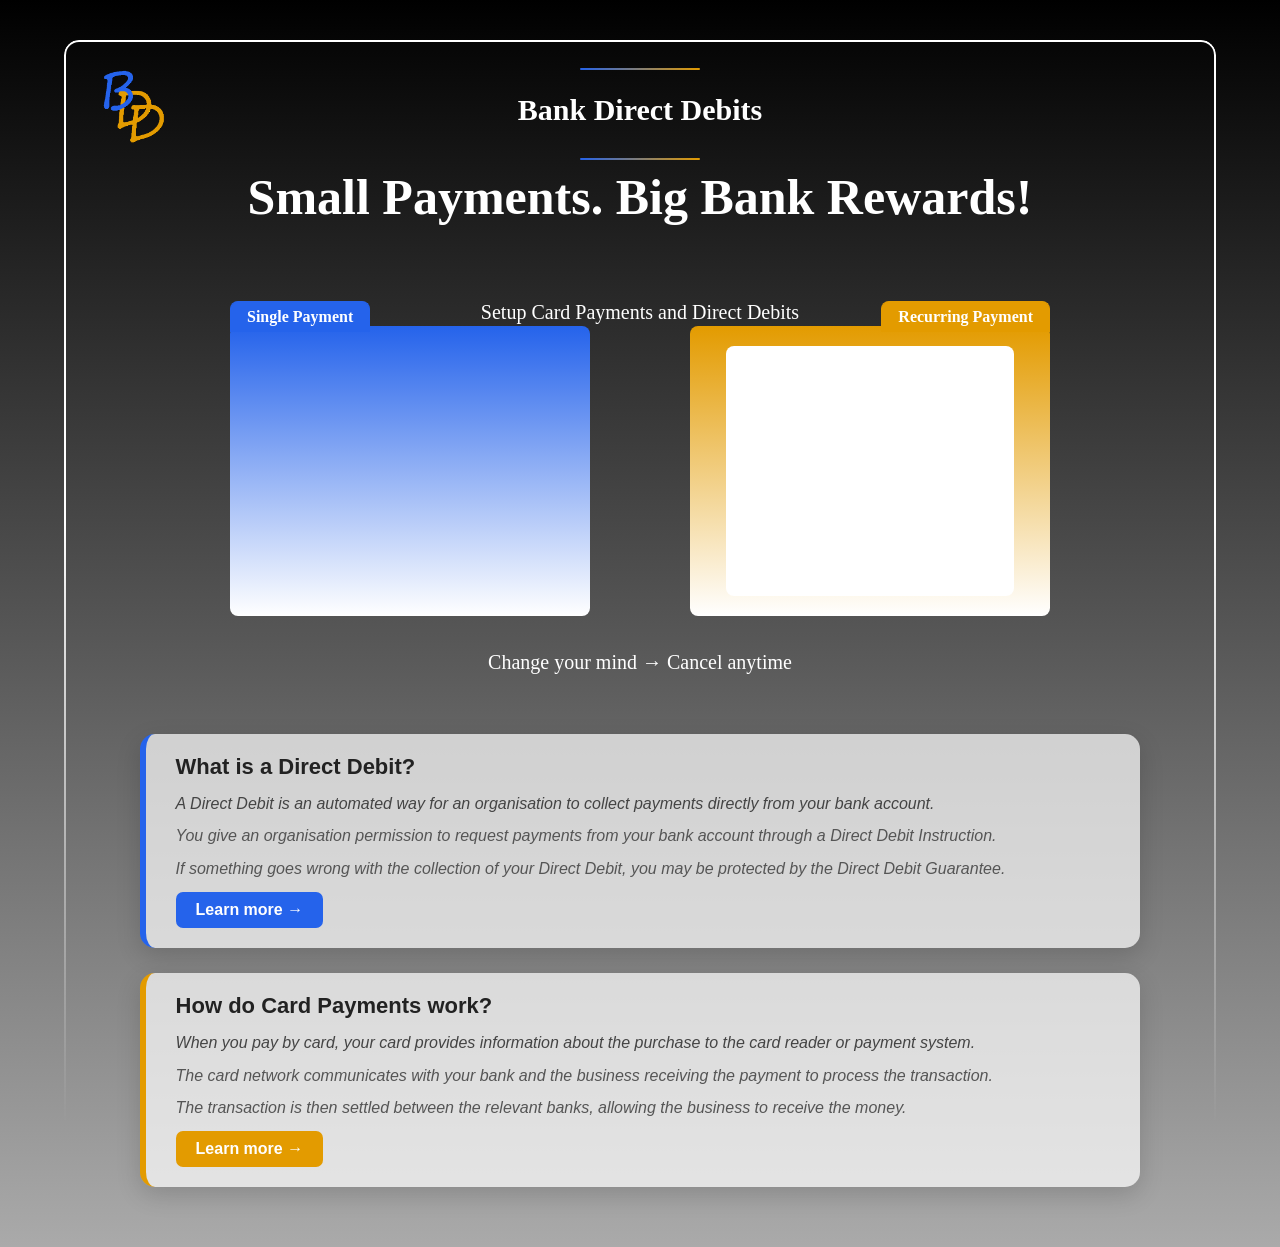
<file: index.html>
<link rel="stylesheet" href="style.css">

<head>
    <meta charset="UTF-8">
    <meta name="viewport" content="width=device-width, initial-scale=1.0">

    <title>Set Up Direct Debits for Bank Switching</title>

    <meta name="description"
          content="Get help setting up direct debits and card payments for bank switching and qualifying current account offers.">
</head>

<body>

<section style="
    position: relative;
    width: 90%;
    margin: 40px auto 0;
    padding: 20px;
    box-sizing: border-box;
    border-radius: 15px 15px 0 0;
">

    <!-- ==================== BORDER ==================== -->

    <div style="
        position: absolute;
        inset: 0;
        border: 2px solid white;
        border-bottom: none;
        border-radius: 15px 15px 0 0;
        pointer-events: none;
        mask-image: linear-gradient(
            to bottom,
            black 0%,
            black 50%,
            transparent 90%
        );
        -webkit-mask-image: linear-gradient(
            to bottom,
            black 0%,
            black 40%,
            transparent 90%
        );
    "></div>


    <!-- ==================== LOGO & TITLE ==================== -->

    <div style="
        position: relative;
        width: 100%;
        height: 80px;
    ">

        <img
            src="logo.png"
            alt="Bank Direct Debits logo"
            style="
                position: absolute;
                left: 0;
                top: 0;
                width: 100px;
                height: 80px;
                object-fit: contain;
            "
        >
        <div style="
            width: 120px;
            height: 2px;
            background: linear-gradient(to right, #2563eb, #e39b00);
            margin: 8px auto 0;
            border-radius: 2px;
        "></div>

        <h1 style="
            color: white;
            text-align: center;
            font-size: 30px;
            margin: 0;
            line-height: 80px;
        ">
            Bank Direct Debits
        </h1>

        <div style="
            width: 120px;
            height: 2px;
            background: linear-gradient(to right, #2563eb, #e39b00);
            margin: 8px auto 0;
            border-radius: 2px;
        "></div>
    </div>


    <!-- ==================== HEADER ==================== -->

    <header>

        <h2 id="angelcourt" style="
            margin-top: 20px;
            font-family: 'Brush Script MT', cursive;
            font-size: 50px;
            color: white;
            width: 100%;
            text-align: center;
        ">
            Small Payments. Big Bank Rewards!
        </h2>


        <!-- ==================== PAYMENT OPTIONS ==================== -->

        <div style="
            position: relative;
            display: flex;
            justify-content: center;
            align-items: flex-start;
            gap: 100px;
            flex-wrap: wrap;
            margin-top: 100px;
        ">

            <!-- CENTRE TEXT -->

            <p style="
                position: absolute;
                top: -25px;
                left: 50%;
                transform: translateX(-50%);
                width: 100%;
                margin: 0;
                color: white;
                font-size: 20px;
                text-align: center;
                z-index: 2;
            ">
                Setup Card Payments and Direct Debits
            </p>


            <!-- ==================== SINGLE PAYMENT ==================== -->

            <section style="
                position: relative;
                text-align: center;
                padding: 20px;
                background: linear-gradient(
                    to bottom,
                    #2563eb 0%,
                    #fff 100%
                );
                width: 20%;
                min-width: 320px;
                height: 250px;
                border-radius: 8px;
            ">

                <div style="
                    position: absolute;
                    top: -25px;
                    left: 0;
                    background: #2563eb;
                    border: 1px solid #2563eb;
                    border-bottom: none;
                    border-radius: 8px 8px 0 0;
                    padding: 6px 16px;
                    font-weight: bold;
                    color: white;
                ">
                    Single Payment
                </div>


                <!-- STRIPE -->

                <script async src="https://js.stripe.com/v3/buy-button.js"></script>

                <stripe-buy-button
                    buy-button-id="buy_btn_1U2bnqQtxen1LEv89mJ3jNvH"
                    publishable-key="pk_live_51U2VqIQtxen1LEv81ehT0e5xR0VqTa3RqtxtTrOronVFNuGNlFB45hQchmYQ8jN0fhsZF6KLxv6r9Myf9SxHH3qX00rtAoyRbw">
                </stripe-buy-button>

            </section>


            <!-- ==================== RECURRING PAYMENT ==================== -->

            <section style="
                position: relative;
                text-align: center;
                border-radius: 8px;
                padding: 20px;
                background: linear-gradient(
                    to bottom,
                    #e39b00 0%,
                    #fff 100%
                );
                width: 20%;
                min-width: 320px;
                height: 250px;
            ">

                <div style="
                    position: absolute;
                    top: -25px;
                    right: 0;
                    background: #e39b00;
                    border: 1px solid #e39b00;
                    border-bottom: none;
                    border-radius: 8px 8px 0 0;
                    padding: 6px 16px;
                    font-weight: bold;
                    color: white;
                ">
                    Recurring Payment
                </div>


                <!-- INNER WHITE BOX -->

                <section style="
                    background-color: #fff;
                    border-radius: 8px;
                    width: 90%;
                    height: 100%;
                    margin: 0 auto;
                    display: flex;
                    flex-direction: column;
                    align-items: center;
                    justify-content: space-evenly;
                    text-align: center;
                ">

                    <!-- PAYMENT 1 -->

                    <div style="
                        width: 100%;
                        display: flex;
                        justify-content: center;
                        align-items: center;
                        transform: scale(0.95);
                    ">

                        <stripe-buy-button
                            buy-button-id="buy_btn_1U2cteQtxen1LEv86lpVse61"
                            publishable-key="pk_live_51U2VqIQtxen1LEv81ehT0e5xR0VqTa3RqtxtTrOronVFNuGNlFB45hQchmYQ8jN0fhsZF6KLxv6r9Myf9SxHH3qX00rtAoyRbw">
                        </stripe-buy-button>

                    </div>


                    <!-- PAYMENT 2 -->

                    <div style="
                        width: 100%;
                        display: flex;
                        justify-content: center;
                        align-items: center;
                        transform: scale(0.95);
                    ">

                        <stripe-buy-button
                            buy-button-id="buy_btn_1U3JtPQtxen1LEv8oC5uVlll"
                            publishable-key="pk_live_51U2VqIQtxen1LEv81ehT0e5xR0VqTa3RqtxtTrOronVFNuGNlFB45hQchmYQ8jN0fhsZF6KLxv6r9Myf9SxHH3qX00rtAoyRbw">
                        </stripe-buy-button>

                    </div>


                    <!-- PAYMENT 3 -->

                    <div style="
                        width: 100%;
                        display: flex;
                        justify-content: center;
                        align-items: center;
                        transform: scale(0.95);
                    ">

                        <stripe-buy-button
                            buy-button-id="buy_btn_1U3JvjQtxen1LEv8ovSykJDB"
                            publishable-key="pk_live_51U2VqIQtxen1LEv81ehT0e5xR0VqTa3RqtxtTrOronVFNuGNlFB45hQchmYQ8jN0fhsZF6KLxv6r9Myf9SxHH3qX00rtAoyRbw">
                        </stripe-buy-button>

                    </div>

                </section>

            </section>

        </div>


        <!-- ==================== CANCEL MESSAGE ==================== -->

        <p style="
            color: white;
            font-size: 20px;
            text-align: center;
            margin: 35px 0 0;
        ">
            Change your mind &#8594; Cancel anytime
        </p>

    </header>


    <!-- ==================== INFORMATION SECTION ==================== -->

    <div style="
        display: flex;
        flex-direction: column;
        align-items: center;
        gap: 25px;
        width: 90%;
        max-width: 1200px;
        margin: 60px auto 40px;
    ">


        <!-- ==================== DIRECT DEBIT ==================== -->

        <div style="
            width: 100%;
            background: rgba(255, 255, 255, 0.7);
            padding: 20px 30px;
            box-sizing: border-box;
            border-radius: 15px;
            border-left: 6px solid #2563eb;
            box-shadow: 0 8px 25px rgba(0,0,0,0.15);
            display: flex;
            flex-direction: column;
        ">

            <h2 style="
                margin: 0 0 8px 0;
                color: #222;
                font-family: Arial, sans-serif;
                font-size: 22px;
            ">
                What is a Direct Debit?
            </h2>

            <p style="
                color: #444;
                line-height: 1.4;
                font-family: Arial, sans-serif;
                margin: 5px 0;
            ">
                <i>
                    A Direct Debit is an automated way for an organisation
                    to collect payments directly from your bank account.
                </i>
            </p>

            <p style="
                color: #555;
                line-height: 1.4;
                font-family: Arial, sans-serif;
                margin: 5px 0;
            ">
                <i>
                    You give an organisation permission to request payments
                    from your bank account through a Direct Debit Instruction.
                </i>
            </p>

            <p style="
                color: #555;
                line-height: 1.4;
                font-family: Arial, sans-serif;
                margin: 5px 0 12px;
            ">
                <i>
                    If something goes wrong with the collection of your
                    Direct Debit, you may be protected by the Direct Debit Guarantee.
                </i>
            </p>

            <a
                href="https://www.directdebit.co.uk/"
                style="
                    display: inline-block;
                    background: #2563eb;
                    color: white;
                    padding: 9px 20px;
                    border-radius: 7px;
                    text-decoration: none;
                    font-weight: bold;
                    font-family: Arial, sans-serif;
                    align-self: flex-start;
                "
            >
                Learn more →
            </a>

        </div>


        <!-- ==================== CARD PAYMENTS ==================== -->

        <div style="
            width: 100%;
            background: rgba(255, 255, 255, 0.7);
            padding: 20px 30px;
            box-sizing: border-box;
            border-radius: 15px;
            border-left: 6px solid #e39b00;
            box-shadow: 0 8px 25px rgba(0,0,0,0.15);
            display: flex;
            flex-direction: column;
        ">

            <h2 style="
                margin: 0 0 8px 0;
                color: #222;
                font-family: Arial, sans-serif;
                font-size: 22px;
            ">
                How do Card Payments work?
            </h2>

            <p style="
                color: #444;
                line-height: 1.4;
                font-family: Arial, sans-serif;
                margin: 5px 0;
            ">
                <i>
                    When you pay by card, your card provides information
                    about the purchase to the card reader or payment system.
                </i>
            </p>

            <p style="
                color: #555;
                line-height: 1.4;
                font-family: Arial, sans-serif;
                margin: 5px 0;
            ">
                <i>
                    The card network communicates with your bank and the
                    business receiving the payment to process the transaction.
                </i>
            </p>

            <p style="
                color: #555;
                line-height: 1.4;
                font-family: Arial, sans-serif;
                margin: 5px 0 12px;
            ">
                <i>
                    The transaction is then settled between the relevant banks,
                    allowing the business to receive the money.
                </i>
            </p>

            <a
                href="https://www.bankofengland.co.uk/explainers/how-do-card-payments-work"
                style="
                    display: inline-block;
                    background: #e39b00;
                    color: white;
                    padding: 9px 20px;
                    border-radius: 7px;
                    text-decoration: none;
                    font-weight: bold;
                    font-family: Arial, sans-serif;
                    align-self: flex-start;
                "
            >
                Learn more →
            </a>

        </div>

    </div>

</section>

</body>
</file>
<file: style.css>
body {
    margin: 0;
    min-height: 100vh;
    background: linear-gradient(to bottom, black 0%, white 150%);
    background-attachment: scroll;
}

.bubble {
    display: block;
    clear: both;
    width: 70%;
    margin: 30px auto;
    padding: 25px;
    overflow: hidden;
    background: white;
    border-radius: 20px;
}

.gradient-border {
    position: relative;
    width: 80%;
    margin: 40px auto 0;
    padding: 30px;
    box-sizing: border-box;
    background: transparent;
    border-radius: 15px 15px 0 0;
}

.gradient-border::before {
    content: "";
    position: absolute;
    inset: 0;
    padding: 2px;
    background: linear-gradient(to bottom, white 0%, black 100%);
    border-radius: 15px 15px 0 0;

    -webkit-mask:
        linear-gradient(#fff 0 0) content-box,
        linear-gradient(#fff 0 0);

    -webkit-mask-composite: xor;
    mask-composite: exclude;

    pointer-events: none;
}
</file>
